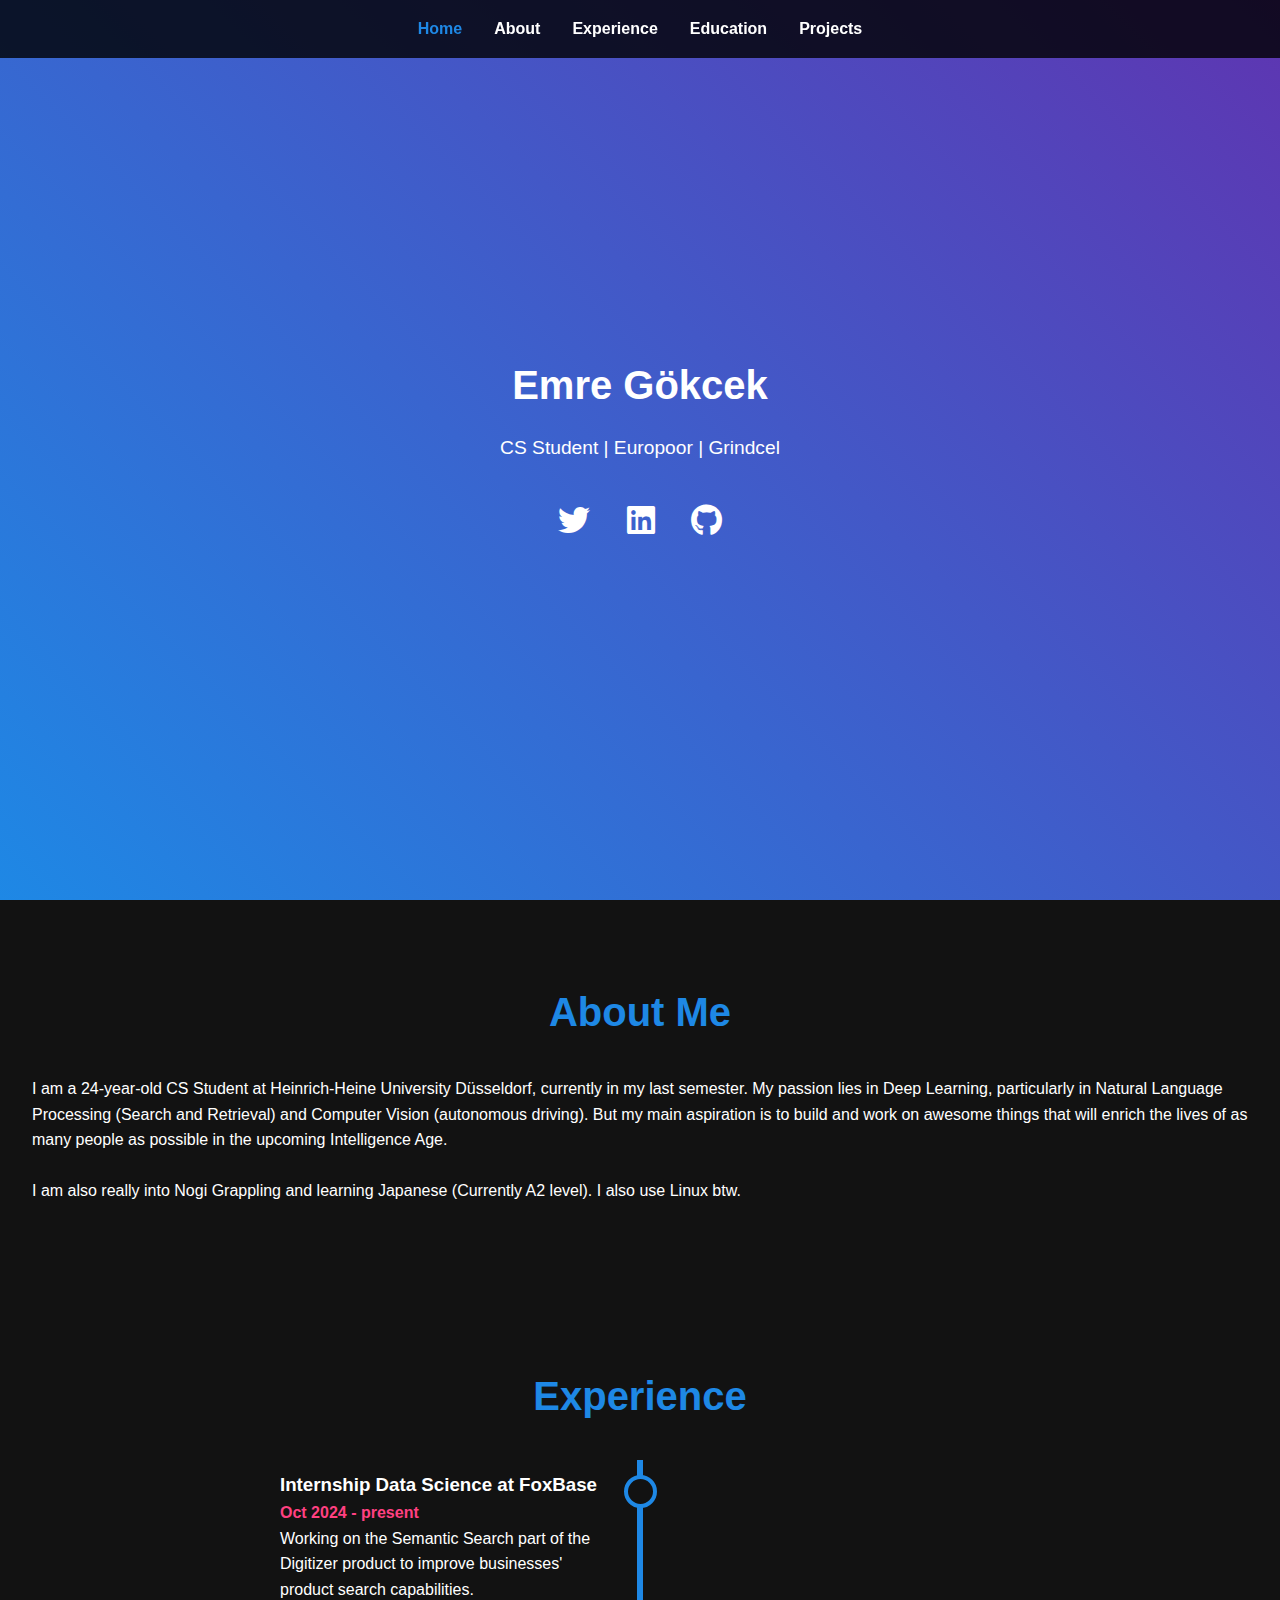
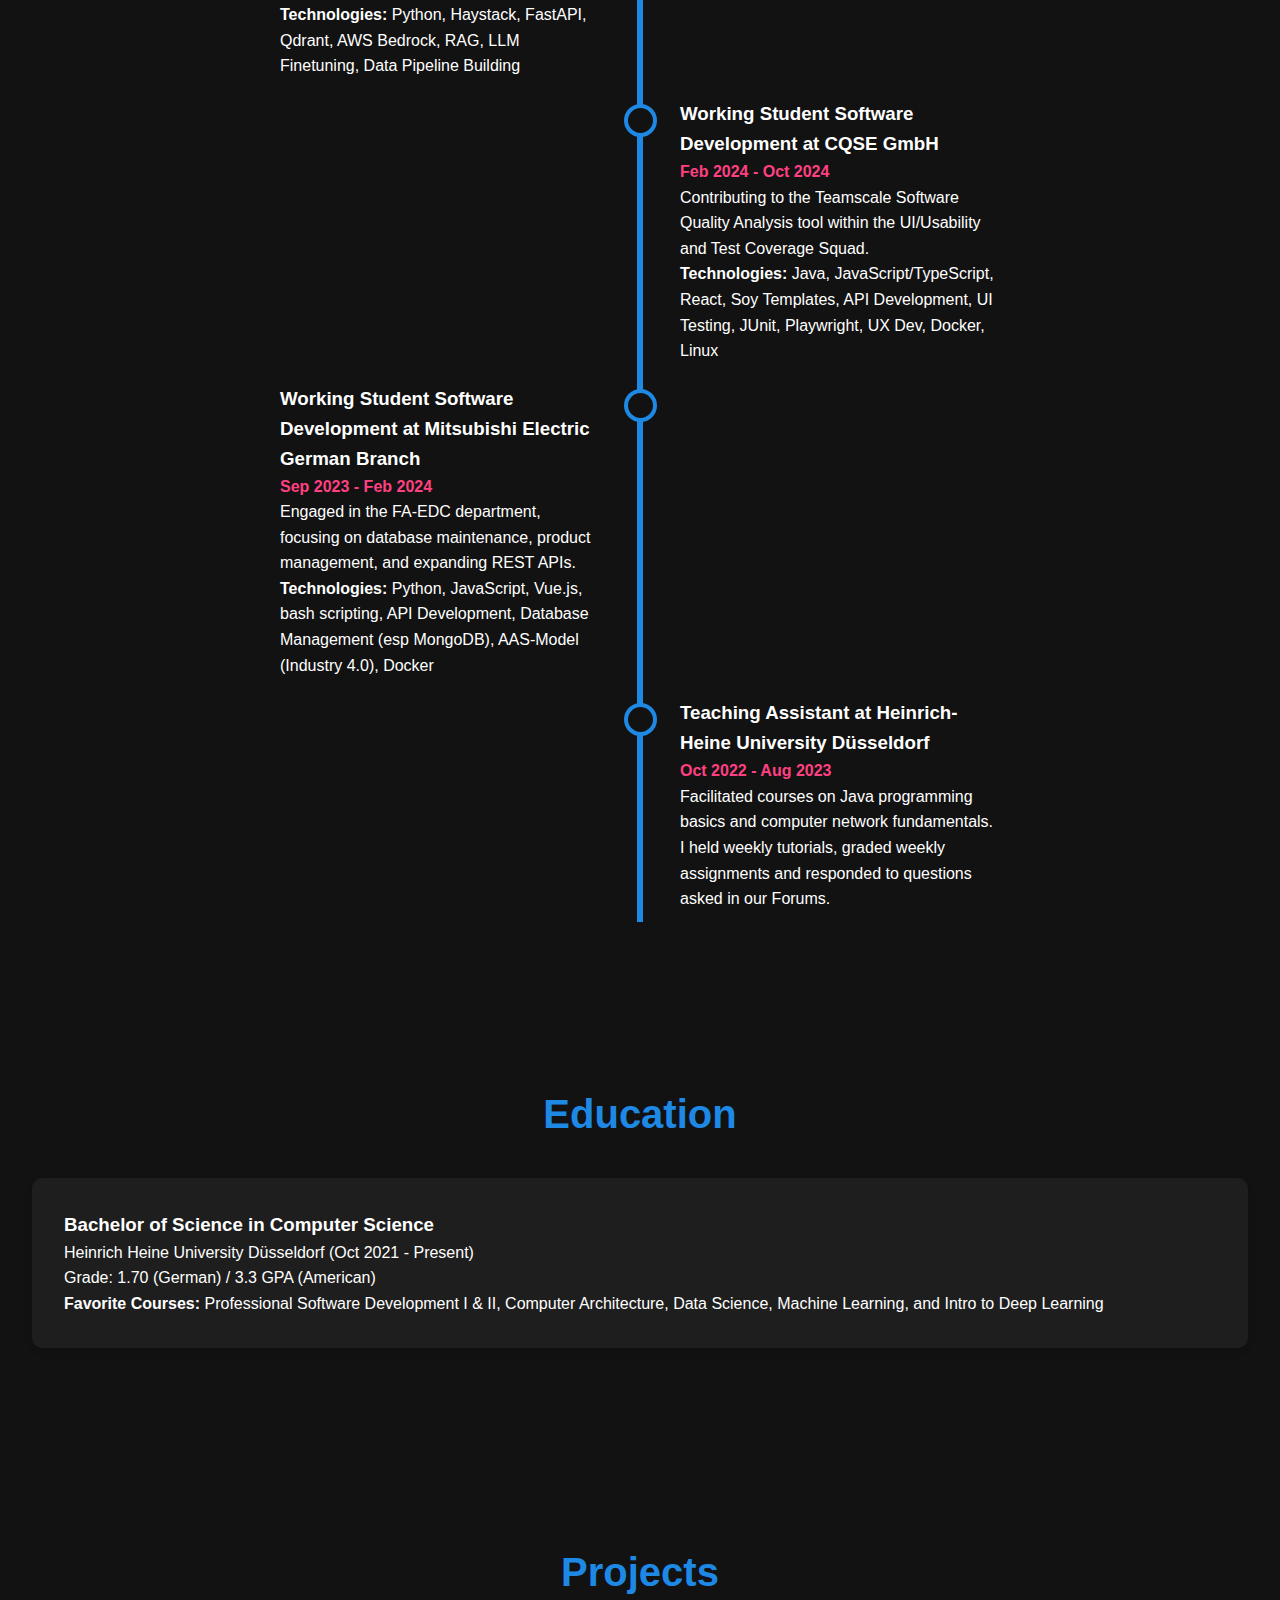
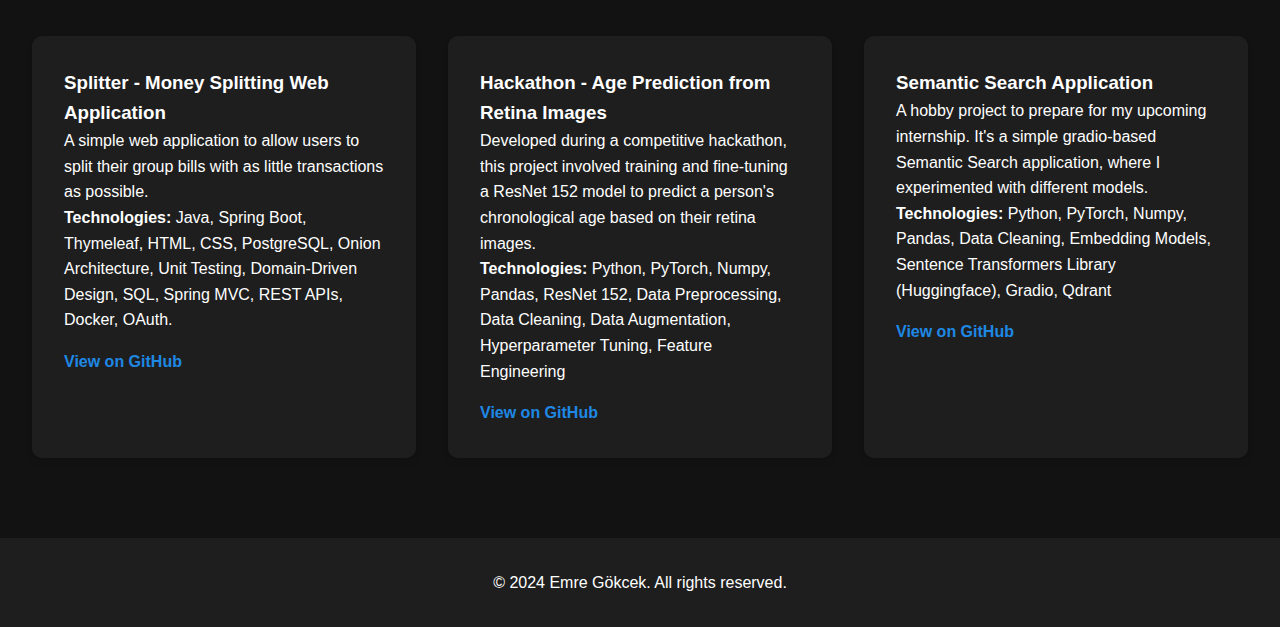
<file: index.html>
<!DOCTYPE html>
<html lang="en">
<head>
    <meta charset="UTF-8">
    <meta name="viewport" content="width=device-width, initial-scale=1.0">
    <title>わたし の ページ </title>
    <link rel="stylesheet" href="styles.css">
    <link rel="stylesheet" href="https://cdnjs.cloudflare.com/ajax/libs/font-awesome/6.4.0/css/all.min.css">
</head>
<body>
    <header>
        <nav>
            <ul>
                <li><a href="#home" class="active">Home</a></li>
                <li><a href="#about">About</a></li>
                <li><a href="#experience">Experience</a></li>
                <li><a href="#education">Education</a></li>
                <li><a href="#projects">Projects</a></li>
            </ul>
        </nav>
    </header>

    <main>
        <section id="home" class="hero">
            <div class="hero-content">
                <h1>Emre Gökcek</h1>
                <p>CS Student | Europoor | Grindcel</p>
                <div class="social-links">
                    <a href="https://twitter.com/ahemyu1" target="_blank" aria-label="Twitter"><i class="fab fa-twitter"></i></a>
                    <a href="https://www.linkedin.com/in/emre-g%C3%B6kcek-0928a625b/" target="_blank" aria-label="LinkedIn"><i class="fab fa-linkedin"></i></a>
                    <a href="https://github.com/ahemyu" target="_blank" aria-label="GitHub"><i class="fab fa-github"></i></a>
                </div>
            </div>
        </section>
        <section id="about">
            <h2>About Me</h2>
            <p>I am a 24-year-old CS Student at Heinrich-Heine University Düsseldorf, currently in my last semester. My passion lies in Deep Learning, particularly in Natural Language Processing (Search and Retrieval) and Computer Vision (autonomous driving). But my main aspiration is to build and work on awesome things that will enrich the lives of as many people as possible in the upcoming Intelligence Age.</p>
            <br>
            <p>I am also really into Nogi Grappling and learning Japanese (Currently A2 level). I also use Linux btw.</p>
        </section>

        <section id="experience">
            <h2>Experience</h2>
            <div class="timeline">
                <div class="timeline-item">
                    <h3>Internship Data Science at FoxBase</h3>
                    <p class="timeline-date">Oct 2024 - present</p>
                    <p>Working on the Semantic Search part of the Digitizer product to improve businesses' product search capabilities.</p>
                    <p><strong>Technologies:</strong> Python, Haystack, FastAPI, Qdrant, AWS Bedrock, RAG, LLM Finetuning, Data Pipeline Building</p>
                </div>
                <div class="timeline-item">
                    <h3>Working Student Software Development at CQSE GmbH</h3>
                    <p class="timeline-date">Feb 2024 - Oct 2024</p>
                    <p>Contributing to the Teamscale Software Quality Analysis tool within the UI/Usability and Test Coverage Squad.</p>
                    <p><strong>Technologies:</strong> Java, JavaScript/TypeScript, React, Soy Templates, API Development, UI Testing, JUnit, Playwright, UX Dev, Docker, Linux</p>
                </div>
                <div class="timeline-item">
                    <h3>Working Student Software Development at Mitsubishi Electric German Branch</h3>
                    <p class="timeline-date">Sep 2023 - Feb 2024</p>
                    <p>Engaged in the FA-EDC department, focusing on database maintenance, product management, and expanding REST APIs.</p>
                    <p><strong>Technologies:</strong> Python, JavaScript, Vue.js, bash scripting, API Development, Database Management (esp MongoDB), AAS-Model (Industry 4.0), Docker</p>
                </div>
                <div class="timeline-item">
                    <h3>Teaching Assistant at Heinrich-Heine University Düsseldorf</h3>
                    <p class="timeline-date">Oct 2022 - Aug 2023</p>
                    <p>Facilitated courses on Java programming basics and computer network fundamentals. I held weekly tutorials, graded weekly assignments and responded to questions asked in our Forums.</p>
                </div>
            </div>
        </section>

        <section id="education">
            <h2>Education</h2>
            <div class="education-item">
                <h3>Bachelor of Science in Computer Science</h3>
                <p>Heinrich Heine University Düsseldorf (Oct 2021 - Present)</p>
                <p>Grade: 1.70 (German) / 3.3 GPA (American)</p>
                <p><strong>Favorite Courses:</strong> Professional Software Development I & II, Computer Architecture, Data Science, Machine Learning, and Intro to Deep Learning</p>
            </div>
        </section>

        <section id="projects">
            <h2>Projects</h2>
            <div class="project-grid">
                <div class="project-card">
                    <h3>Splitter - Money Splitting Web Application</h3>
                    <p>A simple web application to allow users to split their group bills with as little transactions as possible.</p>
                    <p><strong>Technologies:</strong> Java, Spring Boot, Thymeleaf, HTML, CSS, PostgreSQL, Onion Architecture, Unit Testing, Domain-Driven Design, SQL, Spring MVC, REST APIs, Docker, OAuth.</p>
                    <a href="https://github.com/ahemyu/Praktikumsprojekt" target="_blank" class="project-link">View on GitHub</a>
                </div>
                <div class="project-card">
                    <h3>Hackathon - Age Prediction from Retina Images</h3>
                    <p>Developed during a competitive hackathon, this project involved training and fine-tuning a ResNet 152 model to predict a person's chronological age based on their retina images.</p>
                    <p><strong>Technologies:</strong> Python, PyTorch, Numpy, Pandas, ResNet 152, Data Preprocessing, Data Cleaning, Data Augmentation, Hyperparameter Tuning, Feature Engineering</p>
                    <a href="https://github.com/ahemyu/Hackathon" target="_blank" class="project-link">View on GitHub</a>
                </div>
                <div class="project-card">
                    <h3>Semantic Search Application</h3>
                    <p>A hobby project to prepare for my upcoming internship. It's a simple gradio-based Semantic Search application, where I experimented with different models.</p>
                    <p><strong>Technologies:</strong> Python, PyTorch, Numpy, Pandas, Data Cleaning, Embedding Models, Sentence Transformers Library (Huggingface), Gradio, Qdrant</p>
                    <a href="https://github.com/ahemyu/Semantic-Search" target="_blank" class="project-link">View on GitHub</a>
                </div>
            </div>
        </section>
    </main>

    <footer>
        <p>&copy; 2024 Emre Gökcek. All rights reserved.</p>
    </footer>
</body>
</html>
</file>
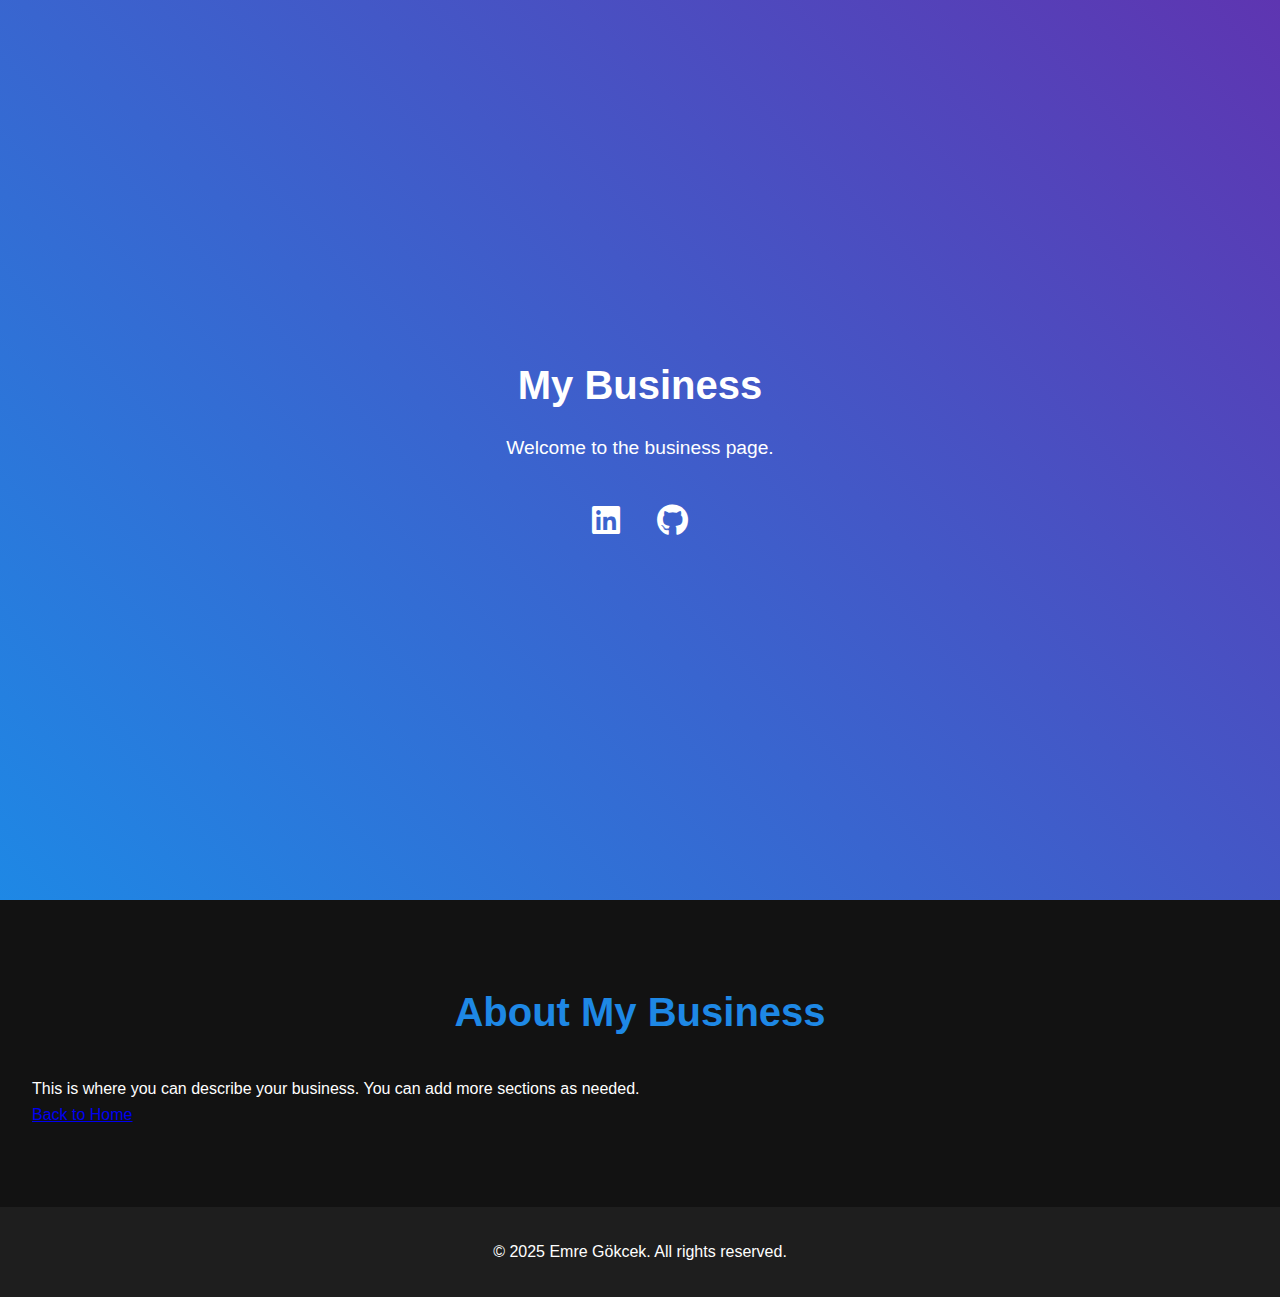
<file: business/index.html>
<!DOCTYPE html>
<html lang="en">
<head>
    <meta charset="UTF-8">
    <meta name="viewport" content="width=device-width, initial-scale=1.0">
    <title>Business Page</title>
    <link rel="stylesheet" href="../styles.css">
    <link rel="stylesheet" href="https://cdnjs.cloudflare.com/ajax/libs/font-awesome/6.4.0/css/all.min.css">
</head>
<body>
    <main>
        <section id="home" class="hero">
            <div class="hero-content">
                <h1>My Business</h1>
                <p>Welcome to the business page.</p>
                <div class="social-links">
                    <a href="https://www.linkedin.com/in/emre-g%C3%B6kcek-0928a625b/" target="_blank" aria-label="LinkedIn"><i class="fab fa-linkedin"></i></a>
                    <a href="https://github.com/ahemyu" target="_blank" aria-label="GitHub"><i class="fab fa-github"></i></a>
                </div>
            </div>
        </section>
        <section id="about">
            <h2>About My Business</h2>
            <p>This is where you can describe your business. You can add more sections as needed.</p>
            <p><a href="../">Back to Home</a></p>
        </section>
    </main>
    <footer>
        <p>&copy; 2025 Emre Gökcek. All rights reserved.</p>
    </footer>
</body>
</html>
</file>
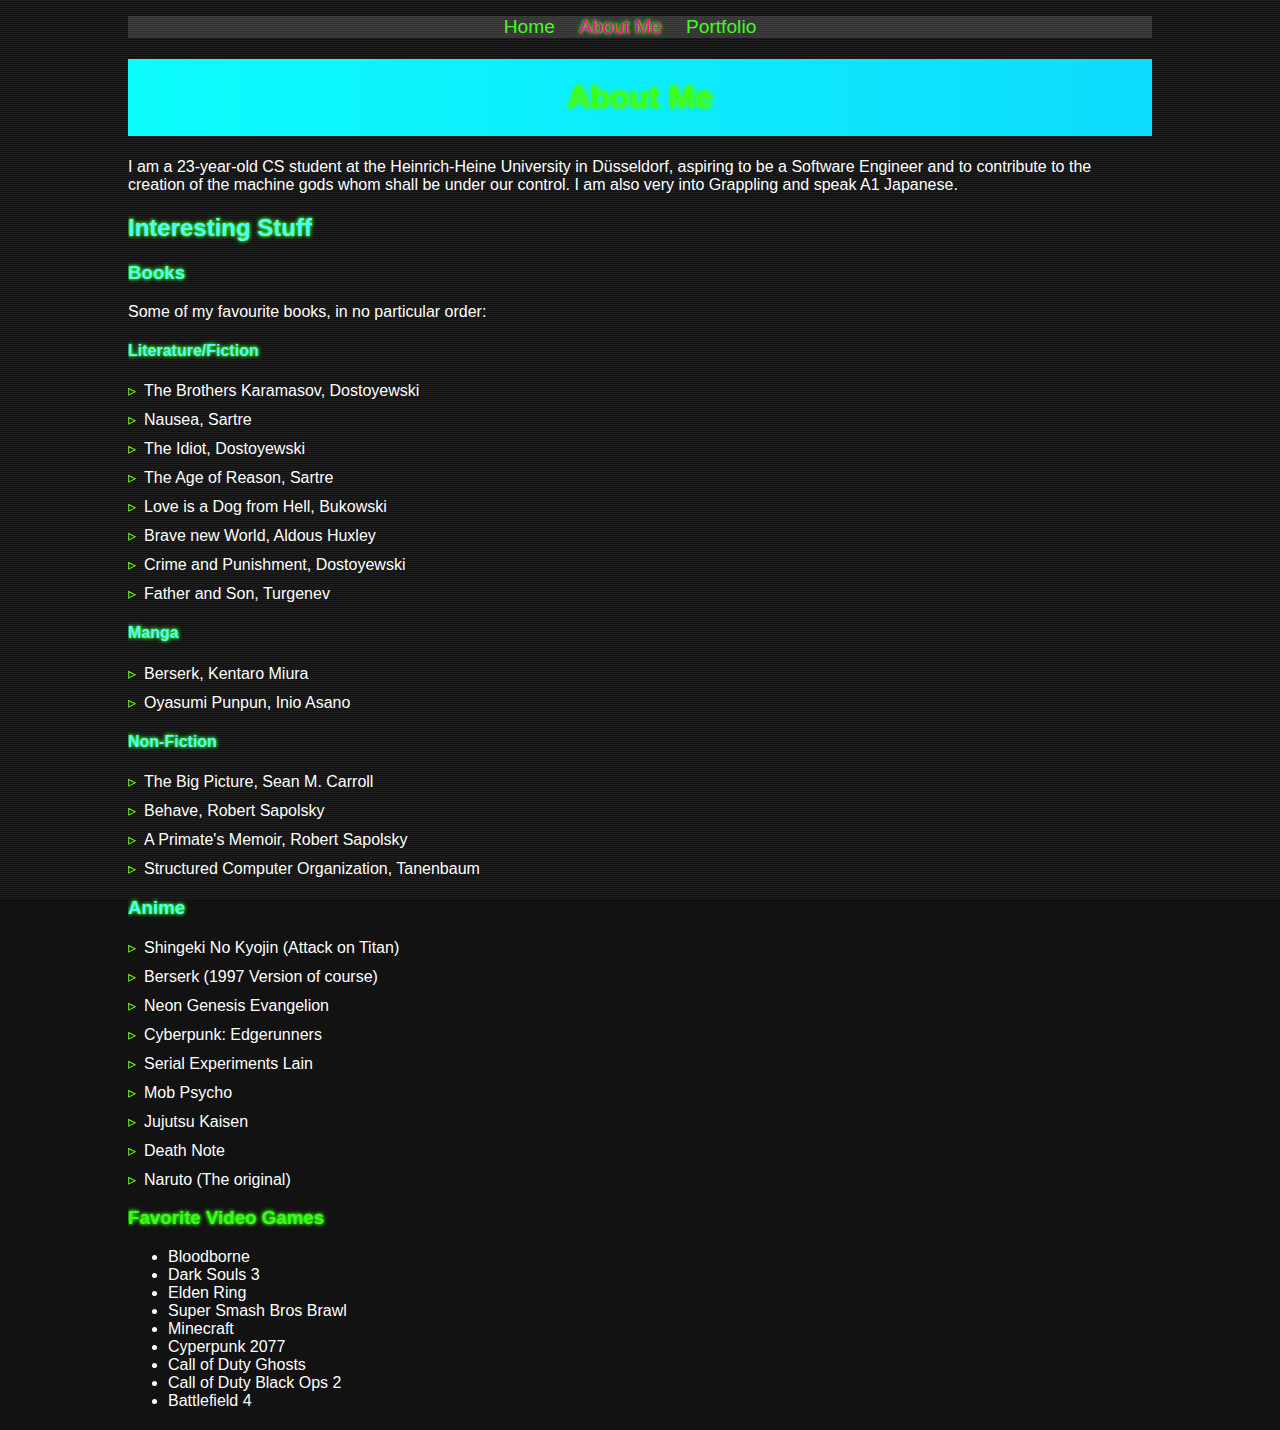
<file: about.html>
<!DOCTYPE html>
<html lang="en">
<head>
    <meta charset="utf-8">
    <title>Personal Space</title>
    <link rel="icon" href="assets/images/punpun.ico">
    <link rel="stylesheet" href="assets/css/about.css">
</head>
<body>
    <div class="container">
        <nav>
            <ul>
                <li><a href="index.html">Home</a></li>
                <li><a href="about.html" class="active glowy-text">About Me</a></li> 
                <li><a href="portfolio.html">Portfolio</a></li>
            </ul>
        </nav>
        <header class="section-background"> 
            <h1 class="glowy-text">About Me</h1> 
        </header>
        <section class="about-me">
            <p>I am a 23-year-old CS student at the Heinrich-Heine University in Düsseldorf, aspiring to be a Software Engineer and to contribute to the creation of the machine gods whom shall be under our control. I am also very into Grappling and speak A1 Japanese.</p>
        </section>
        <section class="interests">
            <h2 class="glowy-text">Interesting Stuff</h2>
            <div class="books">
                <h3 class="glowy-text">Books</h3>
                <p>Some of my favourite books, in no particular order:</p>
                <div class="genre">
                    <h4 class="glowy-text">Literature/Fiction</h4> 
                    <ul>
                        <li>The Brothers Karamasov, Dostoyewski</li>
                        <li>Nausea, Sartre</li>
                        <li>The Idiot, Dostoyewski</li>
                        <li>The Age of Reason, Sartre</li>
                        <li>Love is a Dog from Hell, Bukowski</li>
                        <li>Brave new World, Aldous Huxley</li>
                        <li>Crime and Punishment, Dostoyewski</li>
                        <li>Father and Son, Turgenev</li>
                    </ul>
                </div>
                <div class="genre">
                    <h4 class="glowy-text">Manga</h4> 
                    <ul>
                        <li>Berserk, Kentaro Miura</li>
                        <li>Oyasumi Punpun, Inio Asano</li>
                    </ul>
                </div>
                <div class="genre">
                    <h4 class="glowy-text">Non-Fiction</h4> 
                    <ul>
                        <li>The Big Picture, Sean M. Carroll</li>
                        <li>Behave, Robert Sapolsky</li>
                        <li>A Primate's Memoir, Robert Sapolsky</li>
                        <li>Structured Computer Organization, Tanenbaum</li>
                    </ul>
                </div>
            </div>
            <div class="anime">
                <h3 class="glowy-text">Anime</h3> 
                <ul>
                    <li>Shingeki No Kyojin (Attack on Titan)</li>
                    <li>Berserk (1997 Version of course)</li>
                    <li>Neon Genesis Evangelion</li>
                    <li>Cyberpunk: Edgerunners</li>
                    <li>Serial Experiments Lain</li>
                    <li>Mob Psycho</li>
                    <li>Jujutsu Kaisen</li>
                    <li>Death Note</li>
                    <li>Naruto (The original)</li>
                </ul>
            </div>
            <div class="video-games">
                <h3 class="glowy-text">Favorite Video Games</h3>
                <ul>
                    <li>Bloodborne</li>
                    <li>Dark Souls 3</li>
                    <li>Elden Ring</li>
                    <li>Super Smash Bros Brawl</li>
                    <li>Minecraft</li>
                    <li>Cyperpunk 2077</li>
                    <li>Call of Duty Ghosts</li>
                    <li>Call of Duty Black Ops 2</li>
                    <li>Battlefield 4</li>
                </ul>
            </div>
            
        </section>
    </div>
</body>
</html>
</file>
<file: styles.css>
/* Mobile and Tablet Responsive Styles */

@media screen and (max-width: 768px) {
    /* Header and Navigation */
    header {
        padding: 0.5rem 0;
    }

    nav ul {
        flex-direction: column;
        align-items: center;
    }

    nav ul li {
        margin: 0.5rem 0;
    }

    /* Main Content */
    main {
        padding: 1rem;
    }

    /* Hero Section */
    .hero-content h1 {
        font-size: 2rem;
    }

    .hero-content p {
        font-size: 1rem;
    }

    /* Sections */
    section {
        padding: 2rem 1rem;
    }

    h2 {
        font-size: 1.5rem;
    }

    /* Timeline */
    .timeline-item {
        padding-left: 1.5rem;
    }

    .timeline-item::before {
        left: 0;
    }

    /* Project Grid */
    .project-grid {
        grid-template-columns: 1fr;
    }

    .project-card {
        padding: 1rem;
    }
}

@media screen and (min-width: 769px) and (max-width: 1024px) {
    /* Tablet-specific styles */
    main {
        padding: 2rem;
    }

    .project-grid {
        grid-template-columns: repeat(2, 1fr);
    }
}

/* Ensure smooth transitions for responsive changes */
@media screen and (max-width: 1024px) {
    * {
        transition: all 0.3s ease-in-out;
    }
}

:root {
    --primary-color: #1e88e5;
    --secondary-color: #ff4081;
    --background-color: #121212;
    --text-color: #ffffff;
    --card-background: #1e1e1e;
}

* {
    margin: 0;
    padding: 0;
    box-sizing: border-box;
}

body {
    font-family: 'Segoe UI', Tahoma, Geneva, Verdana, sans-serif;
    background-color: var(--background-color);
    color: var(--text-color);
    line-height: 1.6;
}

header {
    background-color: rgba(0, 0, 0, 0.8);
    position: fixed;
    width: 100%;
    z-index: 1000;
}

nav ul {
    display: flex;
    justify-content: center;
    list-style-type: none;
    padding: 1rem 0;
}

nav ul li {
    margin: 0 1rem;
}

nav ul li a {
    color: var(--text-color);
    text-decoration: none;
    font-weight: bold;
    transition: color 0.3s ease;
}

nav ul li a:hover, nav ul li a.active {
    color: var(--primary-color);
}

.hero {
    height: 100vh;
    display: flex;
    align-items: center;
    justify-content: center;
    background-color: var(--background-color); 
    background: linear-gradient(45deg, #1e88e5, #5e35b1);
    text-align: center;
}

.hero-content h1 {
    font-size: 2.5rem;
    margin-bottom: 1rem;
}

.hero-content p {
    font-size: 1.2rem;
    margin-bottom: 1.5rem;
}

.social-links {
    margin-top: 2rem;
}

.social-links a {
    color: var(--text-color);
    font-size: 2rem;
    margin: 0 1rem;
    transition: color 0.3s ease;
}

.social-links a:hover {
    color: var(--primary-color);
}

section {
    padding: 5rem 2rem;
}

h2 {
    font-size: 2.5rem;
    margin-bottom: 2rem;
    text-align: center;
    color: var(--primary-color);
}

.timeline {
    position: relative;
    max-width: 800px;
    margin: 0 auto;
}

.timeline::after {
    content: '';
    position: absolute;
    width: 6px;
    background-color: var(--primary-color);
    top: 0;
    bottom: 0;
    left: 50%;
    margin-left: -3px;
}

.timeline-item {
    padding: 10px 40px;
    position: relative;
    background-color: inherit;
    width: 50%;
}

.timeline-item::after {
    content: '';
    position: absolute;
    width: 25px;
    height: 25px;
    right: -17px;
    background-color: var(--background-color);
    border: 4px solid var(--primary-color);
    top: 15px;
    border-radius: 50%;
    z-index: 1;
}

.timeline-item:nth-child(odd) {
    left: 0;
}

.timeline-item:nth-child(even) {
    left: 50%;
}

.timeline-item:nth-child(even)::after {
    left: -16px;
}

.timeline-date {
    font-weight: bold;
    color: var(--secondary-color);
}

.education-item {
    background-color: var(--card-background);
    padding: 2rem;
    border-radius: 10px;
    margin-bottom: 2rem;
    box-shadow: 0 4px 6px rgba(0, 0, 0, 0.1);
}

.project-grid {
    display: grid;
    grid-template-columns: repeat(auto-fit, minmax(300px, 1fr));
    gap: 2rem;
}

.project-card {
    background-color: var(--card-background);
    padding: 2rem;
    border-radius: 10px;
    box-shadow: 0 4px 6px rgba(0, 0, 0, 0.1);
    transition: transform 0.3s ease;
}

.project-card:hover {
    transform: translateY(-5px);
}

.project-link {
    display: inline-block;
    margin-top: 1rem;
    color: var(--primary-color);
    text-decoration: none;
    font-weight: bold;
    transition: color 0.3s ease;
}

.project-link:hover {
    color: var(--secondary-color);
}

footer {
    background-color: var(--card-background);
    text-align: center;
    padding: 2rem 0;
}

@media screen and (max-width: 768px) {
    .timeline::after {
        left: 31px;
    }
    
    .timeline-item {
        width: 100%;
        padding-left: 70px;
        padding-right: 25px;
    }
    
    .timeline-item::after {
        left: 15px;
    }
    
    .timeline-item:nth-child(even) {
        left: 0%;
    }
}
</file>
<file: assets/css/about.css>
body, html {
    margin: 0;
    padding: 0;
    font-family: 'Arial', sans-serif;
    background-color: #121212; 
    color: #ffffff;
}

.container {
    width: 80%;
    margin: auto;
    overflow: hidden;
}

nav ul {
    list-style-type: none;
    padding: 0;
    text-align: center;
    background-color: #333;
}

nav ul li {
    display: inline;
    margin-right: 20px;
}

nav ul li a {
    text-decoration: none;
    color: #39ff14; 
    font-size: 1.2em;
}

nav ul li a.active, nav ul li a:hover {
    color: #ff0099; 
}

header h1 {
    text-align: center;
    color: #ff7600; 
    padding: 20px 0;
}

.interests, .about-me {
    margin-bottom: 20px;
}

.interests h2, .books h3, .anime h3, .genre h4 {
    color: #4affff;
}

.genre ul, .anime ul {
    list-style-type: none;
    padding: 0;
}

.genre li, .anime li {
    margin-bottom: 10px;
}

.genre li:before, .anime li:before {
    content: "▹";
    color: #7fff00; 
    padding-right: 8px;
}

.glowy-text {
    color: #39ff14;
    text-shadow: 0 0 3px #39ff14, 0 0 5px #39ff14;
}


a:hover {
    color: #ff0099;
    text-shadow: 0 0 5px #ff0099, 0 0 10px #ff0099;
}

.section-background {
    background: linear-gradient(270deg, #0f0, #0099ff, #0ff);
    background-size: 600% 600%;
    animation: pulseBackground 10s ease infinite;
}


@keyframes pulseBackground {
    0% {
        background-position: 0% 50%;
    }
    50% {
        background-position: 100% 50%;
    }
    100% {
        background-position: 0% 50%;
    }
}


body::after {
    content: '';
    position: fixed;
    top: 0;
    left: 0;
    right: 0;
    bottom: 0;
    background: repeating-linear-gradient(
        to bottom,
        rgba(255, 255, 255, 0.05),
        rgba(255, 255, 255, 0.05) 1px,
        transparent 1px,
        transparent 2px
    );
    pointer-events: none; 
    z-index: 9999;
}

@keyframes flicker {
    0%, 100% {
        opacity: 1;
    }
    50% {
        opacity: .5;
    }
}

header h1, .interests h2, .books h3, .anime h3, .genre h4 {
    animation: flicker 3s linear infinite;
}

@media (max-width: 768px) {
    nav ul li {
        margin-right: 10px;
    }

    nav ul li a {
        font-size: 1em;
    }

    header h1 {
        font-size: 1.5em;
    }

    .interests h2, .books h3, .anime h3, .genre h4 {
        font-size: 1.3em;
    }
}

@keyframes softPulse {
    0%, 100% {
        color: #ff00ff; 
        text-shadow: 0 0 5px #ff00ff, 0 0 10px #ff00ff;
    }
    50% {
        color: #8800ff; 
        text-shadow: 0 0 10px #8800ff, 0 0 20px #8800ff;
    }
}
.video-games li {
    animation: softPulse 3s ease-in-out infinite;
}
</file>
